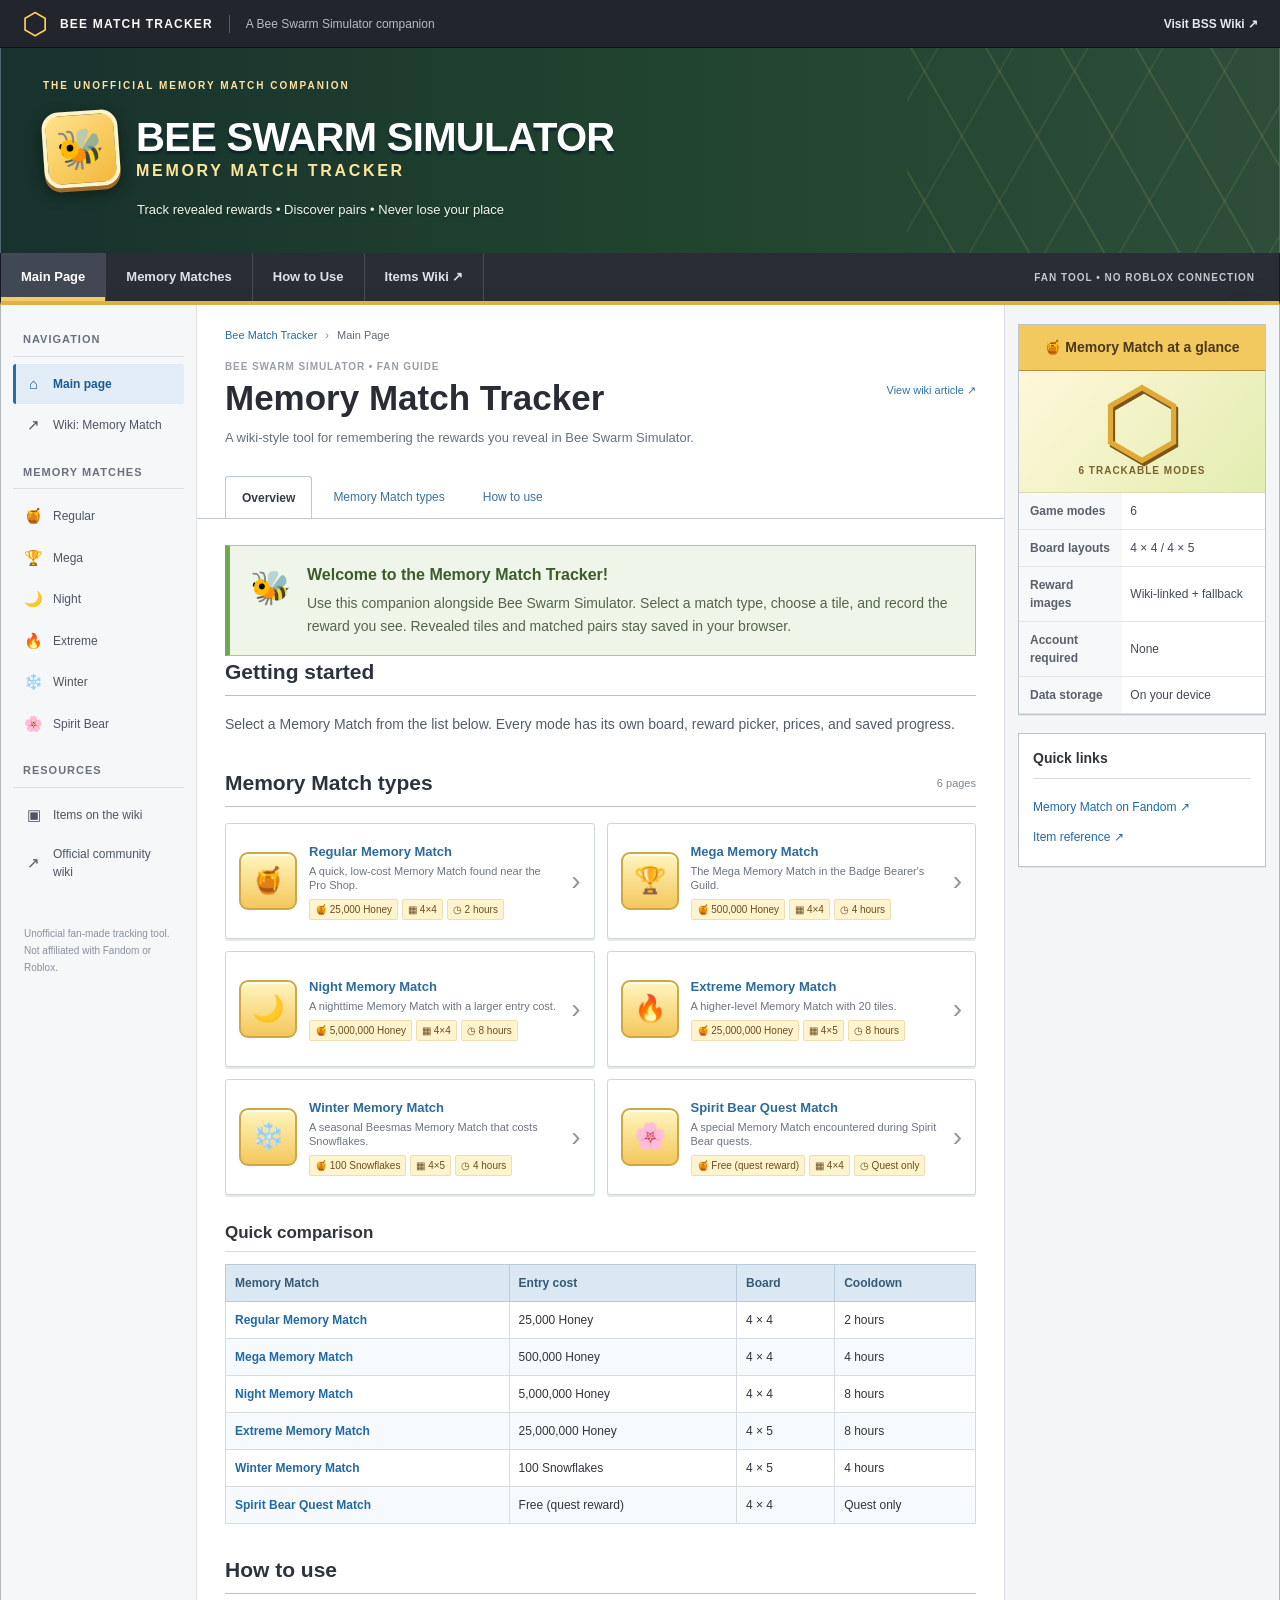
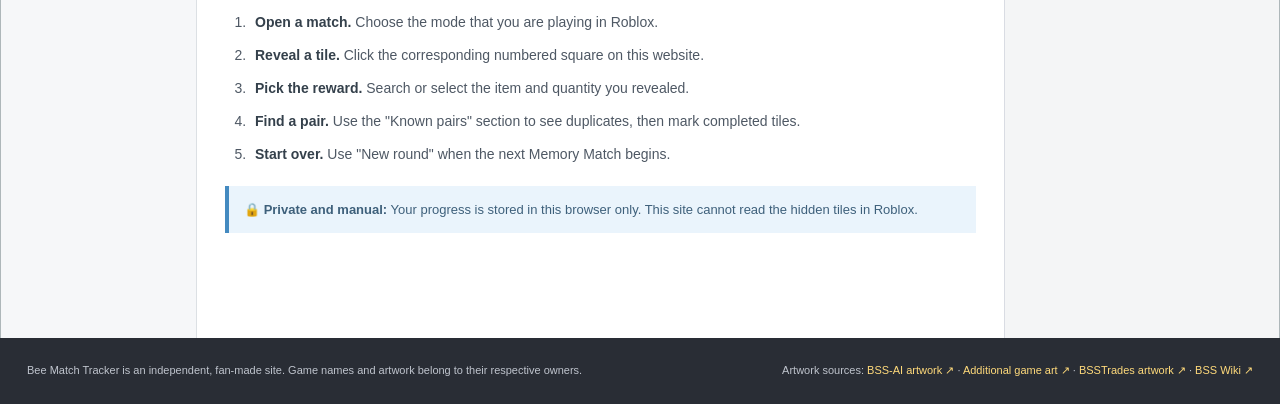
<file: index.html>
<!doctype html>
<html lang="en">
<head>
<meta charset="utf-8">
<meta name="viewport" content="width=device-width,initial-scale=1">
<meta name="theme-color" content="#22252b">
<meta name="description" content="Track rewards and find pairs in six Bee Swarm Simulator Memory Match modes.">
<title>Bee Match Tracker | Memory Match Companion</title>
<link rel="icon" type="image/svg+xml" href="./favicon.svg">
<link rel="stylesheet" href="./style.css">
</head>
<body data-mode="home" data-root="./"><div id="app"></div><script src="./app.js" defer></script></body>
</html>
</file>
<file: style.css>
/* Bee Match Tracker — wiki-inspired, independent fan UI */
:root {
  --ink:#31343b; --muted:#686d78; --line:#d9dce2; --paper:#fff;
  --page:#edf0f3; --nav:#292d36; --blue:#2269a4; --blue-dark:#175285;
  --gold:#f8ce61; --gold-dark:#d39a29; --green:#5b963f;
  --soft-gold:#fff7dc; --soft-green:#eff8e9;
  font-family:Arial,"Helvetica Neue",Helvetica,sans-serif;
  background:#20272e;color:var(--ink);
}
*{box-sizing:border-box}
html{scroll-behavior:smooth}
body{margin:0;min-width:320px;background:#d0dfad;color:var(--ink);font-size:14px;line-height:1.5}
button,input{font:inherit}
button{cursor:pointer}
a{color:var(--blue);text-decoration:none}
a:hover{text-decoration:underline}
button:focus-visible,a:focus-visible,input:focus-visible{outline:3px solid #2c93d5;outline-offset:2px}
.fandom-bar{height:48px;background:#22252b;color:#f7f7f9;border-bottom:1px solid #101216}
.fandom-inner{max-width:1352px;margin:auto;display:flex;align-items:center;gap:12px;height:100%;padding:0 22px;font-size:12px}
.fandom-inner strong{letter-spacing:1.2px;font-size:12px}
.fandom-inner a{margin-left:auto;color:#e4e8ef;font-weight:bold}
.fandom-inner a:hover{color:var(--gold)}
.global-caption{color:#b9bbc4}
.global-divider{width:1px;height:18px;background:#545964;margin:0 4px}
.mini-hex{color:#ffcf5a;font-size:30px;line-height:1}
.site-masthead{
 position:relative;isolation:isolate;overflow:hidden;
 height:205px;max-width:1352px;margin:0 auto;
 background-color:#406842;
 background-image:linear-gradient(90deg,rgba(18,42,42,.88),rgba(12,44,34,.61) 51%,rgba(17,38,45,.40)),
 url("https://static.wikia.nocookie.net/bee-swarm-simulator/images/5/50/Wiki-background/revision/latest?cb=20200418002619");
 background-size:cover;background-position:center 42%;
 border-left:1px solid #4f6872;border-right:1px solid #4f6872;
}
.site-masthead:after{
 content:"";position:absolute;right:-3%;top:-100px;width:410px;height:420px;
 background-image:repeating-linear-gradient(60deg,transparent 0 32px,#ffdc7930 33px 34px,transparent 35px 65px),
 repeating-linear-gradient(-60deg,transparent 0 32px,#ffdc791f 33px 34px,transparent 35px 65px);
 opacity:.6;pointer-events:none
}
.masthead-copy{position:relative;z-index:1;padding:30px 42px;color:white;max-width:900px}
.masthead-eyebrow{font-size:10px;letter-spacing:2px;font-weight:800;color:#ffe2a0;margin-bottom:18px}
.masthead-title{display:flex;align-items:center;gap:17px}
.masthead-badge{display:grid;place-items:center;width:76px;height:76px;flex-shrink:0;font-size:39px;background:linear-gradient(140deg,#ffe38c,#f2b83a);border:4px solid #fff4c8;border-radius:17px;box-shadow:0 4px 0 #a16a28,0 6px 16px #0007;transform:rotate(-4deg)}
.masthead-title>div{display:flex;flex-direction:column;gap:1px;min-width:0}
.masthead-title strong{font-size:clamp(22px,3.5vw,40px);letter-spacing:-.7px;color:#fff;text-shadow:0 3px 2px #0a222cdd;font-weight:900;line-height:1.05}
.masthead-title span:not(.masthead-badge){color:#ffe59a;letter-spacing:2.7px;font-weight:800;font-size:clamp(12px,1.6vw,16px)}
.masthead-copy p{margin:13px 0 0 94px;color:#f4f4e9;text-shadow:0 2px 2px #14302b;font-size:13px}
.wiki-topnav{max-width:1352px;margin:0 auto;background:var(--nav);color:#fff;min-height:52px;display:flex;justify-content:space-between;align-items:center;border-bottom:4px solid #e7b949;border-left:1px solid #171a20;border-right:1px solid #171a20}
.topnav-links{display:flex;align-items:stretch;min-height:48px;flex-wrap:wrap}
.topnav-links a{display:flex;align-items:center;padding:0 20px;color:#dfe1e8;border-right:1px solid #454a53;font-size:13px;font-weight:bold}
.topnav-links a:hover,.topnav-links a.current{background:#424853;color:white;text-decoration:none}
.topnav-links a.current{box-shadow:inset 0 -4px #f3cd63}
.nav-tag{font-size:10px;color:#c7c8cc;letter-spacing:1px;margin-right:24px;font-weight:700}
.wiki-layout{display:grid;grid-template-columns:196px minmax(0,1fr) 275px;align-items:stretch;max-width:1352px;min-height:770px;margin:0 auto;background:white;border-left:1px solid #aeb7ba;border-right:1px solid #aeb7ba;box-shadow:0 12px 34px #13231840}
.wiki-sidebar{padding:25px 12px 30px;background:#f6f7f9;border-right:1px solid #dce0e4}
.sidebar-heading{font-size:11px;font-weight:800;color:#69717c;letter-spacing:1px;text-transform:uppercase;padding:17px 10px 8px;border-bottom:1px solid #dcdfe4;margin-bottom:7px}
.sidebar-heading:first-child{padding-top:1px}
.sidebar-link{display:flex;gap:9px;align-items:center;padding:9px 10px;color:#4d5560;border-radius:3px;font-size:12px;margin:1px 0}
.sidebar-link:hover{background:#e7edf3;color:#195787;text-decoration:none}
.sidebar-link.is-active{background:#e3edf7;color:#195b92;font-weight:bold;border-left:3px solid #236fab;padding-left:7px}
.nav-icon{width:21px;flex:0 0 21px;text-align:center;font-size:15px}
.sidebar-footer{font-size:10px;color:#89909c;margin:35px 11px 0;line-height:1.7}
.wiki-article{padding:22px 28px 75px;min-width:0;background:#fff}
.article-breadcrumb{color:#7c8591;font-size:11px;display:flex;flex-wrap:wrap;align-items:center;gap:8px;margin-bottom:15px}
.article-breadcrumb a{color:#286f9b}
.article-breadcrumb b{color:#656c76;font-weight:normal}
.article-title-row{display:flex;align-items:start;justify-content:space-between;gap:16px}
.article-label{color:#999ea7;font-size:10px;font-weight:700;letter-spacing:.9px;text-transform:uppercase;margin-bottom:4px}
.article-title-row h1{font-size:clamp(25px,3vw,35px);color:#292c34;line-height:1.17;font-weight:700;margin:0 0 10px}
.article-subtitle{font-size:13px;color:#65707c;line-height:1.6;margin:0 0 10px}
.wiki-outlink{font-size:11px;white-space:nowrap;margin-top:23px;color:#3473a4}
.article-tabs{display:flex;align-items:end;border-bottom:1px solid #bac8d4;gap:4px;margin:16px -28px 26px;padding:0 28px;overflow-x:auto}
.article-tabs a{display:inline-flex;align-items:center;white-space:nowrap;color:#3973a0;font-size:12px;padding:12px 16px;border:1px solid transparent;border-bottom:0}
.article-tabs a:hover{background:#f1f6fa;text-decoration:none}
.article-tabs a.active{background:white;color:#343c45;border-color:#bac8d4;font-weight:bold;border-radius:3px 3px 0 0;transform:translateY(1px)}
.wiki-section{margin:18px 0 30px;scroll-margin-top:22px}
.wiki-section>p{color:#525b66;line-height:1.8}
.section-heading{display:flex;align-items:center;justify-content:space-between;gap:12px;border-bottom:1px solid #b9bec5;margin-bottom:16px;padding-bottom:7px}
.section-heading h2{font-size:21px;font-weight:600;color:#2c333c;margin:0}
.section-heading span{font-size:11px;color:#7c8590}
.subheading{font-size:17px;margin:25px 0 12px;border-bottom:1px solid #d8dce2;padding-bottom:6px}
.welcome{display:flex;align-items:start;gap:16px;background:#eff6e9;border:1px solid #aac88f;border-left:5px solid #70a754;padding:17px 20px}
.welcome-icon{font-size:33px}
.welcome strong{font-size:16px;color:#3e5b2c}
.welcome p{margin:5px 0 0;color:#546448;line-height:1.65}
.mode-list{display:grid;grid-template-columns:repeat(2,minmax(0,1fr));gap:12px}
.mode-entry{display:flex;gap:12px;align-items:center;background:#fff;border:1px solid #cdd6df;border-radius:3px;padding:13px;box-shadow:0 2px 0 #e5e8ed;min-height:116px;transition:background .12s,border-color .12s}
.mode-entry:hover{background:#f7fbfd;border-color:#79abd0;text-decoration:none}
.mode-entry-image{width:58px;height:58px;display:grid;place-items:center;flex-shrink:0;background:linear-gradient(#fff5bf,#f4c75b);border:2px solid #d0a747;border-radius:9px;box-shadow:inset 0 2px 0 #fffdf3}
.mode-entry-image span{font-size:26px}
.mode-entry-copy{display:flex;flex-direction:column;min-width:0;gap:3px;flex:1}
.mode-entry-copy b{color:#2d6b9c;font-size:13px}
.mode-entry-copy small{color:#6d7480;font-size:11px;line-height:1.3}
.mode-meta{display:flex;flex-wrap:wrap;gap:4px;margin-top:3px}
.mode-meta span{font-size:10px;color:#6c4c1e;background:#fff4ce;border:1px solid #f1deb0;padding:2px 5px;border-radius:2px}
.entry-arrow{color:#8b969d;font-size:28px}
.table-scroll{overflow-x:auto}
.wiki-data-table{width:100%;border-collapse:collapse;font-size:12px;min-width:425px}
.wiki-data-table th{background:#dae8f4;color:#355a74;border:1px solid #b8cbdc;padding:9px;text-align:left}
.wiki-data-table td{border:1px solid #d5dce3;padding:9px;background:#fff}
.wiki-data-table tr:nth-child(even) td{background:#f7fafc}
.wiki-data-table a{font-weight:600}
.how-list{padding-left:25px;margin:15px 0 18px;color:#4e5864;line-height:1.8}
.how-list li{margin-bottom:8px;padding-left:5px}
.how-list strong{color:#34404b}
.notice{background:#eaf4fc;border-left:4px solid #448ac0;padding:13px 15px;color:#3e607b;margin:16px 0;font-size:13px;line-height:1.65}
.notice-honey{background:#fff7dc;border-color:#dfab3d;color:#725222}
.right-sidebar{background:#f4f5f6;border-left:1px solid #d9dce3;padding:19px 13px 40px;min-width:0}
.infobox,.rail-panel{background:#fff;border:1px solid #bcc4cc;margin:0 0 18px;box-shadow:0 1px 0 #e4e8eb}
.infobox h2{margin:0;background:#f2c95f;color:#4a3718;text-align:center;font-size:14px;font-weight:800;padding:12px 9px;border-bottom:1px solid #b78f33}
.infobox-graphic{background:linear-gradient(130deg,#fff7d9,#e2edb1);min-height:122px;display:flex;flex-direction:column;align-items:center;justify-content:center;gap:3px;border-bottom:1px solid #e2d8af}
.honeycomb-mark{line-height:.8;color:#dfaa35;text-shadow:2px 3px #7e5318;font-size:94px}
.infobox-graphic>span{font-size:10px;letter-spacing:1px;font-weight:800;color:#78632d}
.info-table{border-collapse:collapse;width:100%;font-size:12px}
.info-table tr{border-bottom:1px solid #e1e4e8}
.info-table th{width:42%;text-align:left;padding:9px 8px 9px 11px;color:#5a606b;background:#f7f8fa;vertical-align:top;font-weight:700}
.info-table td{padding:9px 8px;color:#424957;overflow-wrap:anywhere}
.infobox-note{font-size:11px;color:#7e838b;padding:0 12px 11px;line-height:1.5}
.rail-panel{padding:14px}
.rail-panel h3{font-size:14px;margin:0 0 13px;padding:0 0 9px;border-bottom:1px solid #d7dce3}
.rail-panel>a{display:block;padding:6px 0;font-size:12px}
.board-heading{margin-top:24px}
.progress-row{display:flex;gap:13px;justify-content:space-between;align-items:center;flex-wrap:wrap;font-size:12px;color:#5b6470;margin:14px 0 10px}
.progress-row strong{color:#272e37}
.save-label{display:flex;align-items:center;gap:6px;color:#5c8e42}
.save-dot{display:inline-block;width:8px;height:8px;border-radius:50%;background:#69a84b}
.progress-track{height:7px;background:#e4e8e9;border-radius:7px;overflow:hidden;margin-bottom:14px}
.progress-track span{display:block;width:0;height:100%;background:linear-gradient(90deg,#83b464,#5b963f);transition:width .2s}
.board-frame{background:#eaf1d9;border:1px solid #b6c8a7;padding:15px;border-radius:3px}
.board-instructions{display:flex;justify-content:center;flex-wrap:wrap;gap:8px 18px;color:#647d52;text-align:center;font-size:11px;font-weight:700;margin-bottom:15px}
.memory-grid{display:grid;grid-template-columns:repeat(4,minmax(0,1fr));gap:10px}
.memory-tile{
 appearance:none;position:relative;aspect-ratio:1/1;background:linear-gradient(145deg,#f9e6a8 0%,#eabc59 65%,#d6a23e 100%);
 border:2px solid #ab7c33;color:#65461f;border-radius:4px;min-width:0;padding:8px 5px;
 display:flex;align-items:center;justify-content:center;gap:3px;flex-direction:column;
 box-shadow:inset 0 2px 0 #fff8d9,0 2px 1px #ad985eaa;transition:transform .1s,border-color .1s,background .1s
}
.memory-tile:hover{border-color:#588d3b;transform:translateY(-1px)}
.memory-tile.tile-selected{border:3px solid #277eab;outline:3px solid #80bdde;outline-offset:0}
.memory-tile.tile-revealed{background:#fffef6;border-color:#b3ae96}
.memory-tile.tile-matched{background:#deefce;border-color:#61a053}
.tile-number{position:absolute;left:6px;top:3px;font-size:11px;font-weight:800;color:#80602e}
.tile-question{font-size:clamp(30px,5vw,57px);line-height:1;color:#ae771c;font-family:Georgia,serif;font-weight:bold;text-shadow:0 2px #fff1bd}
.tile-reward-image{width:min(68%,82px);height:62%;object-fit:contain;min-width:0;display:block}
.tile-reward-name{font-weight:700;line-height:1.14;font-size:clamp(9px,1.2vw,12px);color:#514c3e;text-align:center;overflow-wrap:anywhere}
.tile-check{position:absolute;right:3px;top:2px;color:#24763e;font-size:13px;font-weight:bold}
.btn{border:1px solid #aeb8c1;border-radius:3px;background:linear-gradient(#fff,#edf0f3);color:#414c56;min-height:32px;padding:6px 11px;font-size:12px;font-weight:bold}
.btn:hover{filter:brightness(.97)}
.btn:disabled{opacity:.45;cursor:not-allowed}
.btn-gold{background:linear-gradient(#ffde79,#f1bc47);border-color:#bd8a29;color:#51390f}
.btn-green{background:linear-gradient(#91c96b,#5fa23a);border-color:#548b35;color:white;text-shadow:0 1px #44752b}
.btn-outline{background:white;color:#3976a0;border-color:#b7cad8}
.reward-editor{padding:13px}
.editor-hint{color:#727984;font-size:12px;margin:0 0 10px}
.editor-hint strong{color:#2c6390}
.selected-preview{display:flex;align-items:center;gap:9px;min-height:66px;background:#f9f9f3;border:1px solid #e1dec8;padding:8px;margin-bottom:12px}
.selected-preview strong{display:block;font-size:12px;color:#42494e}
.selected-preview span{font-size:11px;color:#7a7e83}
.preview-image{width:58px;height:58px;object-fit:contain;display:block}
.no-preview{font-style:italic}
.input-label{display:block;font-size:11px;font-weight:700;color:#616a73;margin:12px 0 5px}
.reward-editor input{width:100%;padding:9px 10px;border-radius:2px;border:1px solid #aab7c2;background:#fff;color:#30343a;font-size:12px;min-width:0}
.reward-editor input:focus{outline:2px solid #92b7d2;border-color:#4488b7}
.reward-options{display:grid;grid-template-columns:repeat(2,minmax(0,1fr));gap:8px;max-height:390px;overflow-y:auto;padding:4px 1px 2px 0;margin:10px 0 17px}
 .reward-choice{appearance:none;background:#fff;border:1px solid #c7d0d9;border-radius:5px;min-height:116px;color:#444b54;display:flex;flex-direction:column;align-items:center;justify-content:center;gap:8px;padding:8px 6px;font-size:12px;line-height:1.15;overflow-wrap:anywhere}
.reward-choice:hover,.reward-choice.chosen{background:#f0f7e9;border-color:#70a553}
.choice-image{height:64px;width:64px;max-width:100%;object-fit:contain;display:block;flex:0 0 64px}
.custom-reward-row{display:flex;gap:4px}
.custom-reward-row input{flex:1;width:0}
.editor-buttons{display:flex;flex-wrap:wrap;gap:6px;margin-top:13px}
.editor-tip{font-size:11px;color:#7b848d;line-height:1.5;margin:13px 0 0}
.empty-choice{padding:18px 6px;color:#7f8690;font-size:12px;grid-column:1/-1}
.known-pairs{display:grid;gap:8px}
.pair-row{display:flex;align-items:center;gap:12px;background:#f5faef;border:1px solid #bcd4a3;padding:9px 12px}
.pair-icon{height:48px;width:48px;object-fit:contain;display:block}
.pair-row>div{flex:1;min-width:0}
.pair-row strong{display:block;color:#3f5634;font-size:13px}
.pair-row small{display:block;color:#7b8873;font-size:11px}
.pair-empty{background:#f4f7fa;border:1px dashed #cdd6de;color:#74818d;padding:20px;text-align:center;font-size:12px}
.related-modes{display:flex;flex-wrap:wrap;gap:8px}
.related-modes a{padding:7px 12px;background:#f4f8fc;border:1px solid #ccdce9;border-radius:3px;font-size:12px}
.mobile-editor-prompt{display:none}
.wiki-footer{max-width:1352px;display:flex;justify-content:space-between;gap:10px 20px;margin:auto;background:#292d35;color:#bfc4cd;padding:24px 27px;font-size:11px;line-height:1.6}
.wiki-footer a{color:#ffda7b}
@media(max-width:1150px){
  .wiki-layout{grid-template-columns:166px minmax(0,1fr) 250px}
  .wiki-article{padding-left:20px;padding-right:20px}
  .article-tabs{margin-left:-20px;margin-right:-20px;padding-left:20px}
  .mode-list{grid-template-columns:1fr}
  .nav-tag{display:none}
}
@media(max-width:960px){
 .wiki-layout{grid-template-columns:168px minmax(0,1fr)}
 .right-sidebar{grid-column:2;grid-row:2;display:grid;grid-template-columns:repeat(2,minmax(0,1fr));gap:12px;align-content:start;border-left:0;border-top:1px solid #d9dce3}
 .right-sidebar>*{margin:0}
 .right-sidebar .reward-editor{grid-column:1/-1}
 .wiki-sidebar{grid-row:1 / span 2}
 .mode-list{grid-template-columns:repeat(2,minmax(0,1fr))}
 .mobile-editor-prompt{display:block;font-size:12px;color:#637952;margin-top:13px}
}
@media(max-width:700px){
 .fandom-inner{padding:0 14px;gap:8px}
 .global-divider,.global-caption{display:none}
 .fandom-inner a{font-size:11px}
 .site-masthead{height:170px}
 .masthead-copy{padding:26px 18px}
 .masthead-badge{width:52px;height:52px;font-size:28px;border-width:3px}
 .masthead-eyebrow{font-size:9px;margin-bottom:13px}
 .masthead-title{gap:10px}
 .masthead-title strong{font-size:clamp(18px,5vw,28px)}
 .masthead-title span:not(.masthead-badge){letter-spacing:1.3px;font-size:11px}
 .masthead-copy p{margin:9px 0 0 65px;font-size:11px}
 .wiki-topnav{min-height:46px}
 .topnav-links{flex-wrap:nowrap;overflow-x:auto;min-height:46px;width:100%}
 .topnav-links a{flex-shrink:0;padding:0 12px;font-size:11px}
 .wiki-layout{display:block}
 .wiki-sidebar{display:flex;align-items:center;gap:4px;overflow-x:auto;padding:7px 11px;border-right:0;border-bottom:1px solid #dce0e4}
 .wiki-sidebar .sidebar-heading,.wiki-sidebar .sidebar-footer{display:none}
 .sidebar-link{white-space:nowrap;flex-shrink:0;padding:6px 9px;border:1px solid #e0e5e9;margin:0;font-size:11px}
 .sidebar-link.is-active{padding-left:9px;border-left:1px solid #e0e5e9;border-bottom:3px solid #236fab}
 .wiki-article{padding:20px 14px 35px}
 .article-title-row{display:block}
 .wiki-outlink{display:inline-block;margin:4px 0 0}
 .article-tabs{margin:15px -14px 22px;padding-left:14px;padding-right:14px}
 .article-tabs a{padding:11px 12px;font-size:11px}
 .section-heading h2{font-size:19px}
 .mode-list{grid-template-columns:1fr}
 .right-sidebar{display:block;padding:12px 14px 20px;border-left:0}
 .right-sidebar>*{margin-bottom:14px}
 .board-frame{padding:8px}
 .memory-grid{gap:6px}
 .memory-tile{padding:4px 2px}
 .tile-reward-image{width:65%;height:54%}
 .tile-reward-name{font-size:9px}
 .tile-number{font-size:9px}
 .wiki-footer{display:block;padding:19px}
 .wiki-footer span{display:block;margin-bottom:6px}
}
@media(max-width:390px){
 .fandom-inner strong{font-size:10px}
 .masthead-copy{padding-top:22px}
 .masthead-title strong{font-size:17px}
 .memory-tile{border-width:1px}
 .board-instructions{font-size:10px;gap:5px}
 .mode-entry{padding:10px;gap:8px}
 .mode-entry-image{width:47px;height:47px}
 .mode-meta{gap:2px}
 .mode-meta span{font-size:9px}
}
@media(prefers-reduced-motion:reduce){
 html{scroll-behavior:auto}
 .memory-tile{transition:none}
}

/* Show the actual transparent item artwork at a readable size. */
.reward-choice img,.memory-tile img,.selected-preview img,.pair-row img{color:transparent;font-size:0;line-height:0}
.reward-choice{box-shadow:0 1px 0 #e3e7ed}
.reward-choice.chosen{box-shadow:inset 0 0 0 2px #8bad77}
@media(max-width:390px){.choice-image{height:56px;width:56px;flex-basis:56px}.reward-choice{min-height:104px}}


/* In-game inspired Memory Match modal — preserves the existing wiki layout */
.match-game{width:100%;margin:8px auto 0;}
.match-game-stage{display:flex;align-items:center;justify-content:center;max-width:700px;margin:0 auto;isolation:isolate;}
.match-game-side{
  flex:0 0 106px;min-width:0;align-self:center;
  display:flex;align-items:center;flex-direction:column;
  padding:14px 6px 15px;
  margin-right:-6px;
  border-radius:23px 0 0 23px;
  background:#efcd4d;color:#523914;
}
.match-game-chance-label{font-size:clamp(15px,2vw,23px);line-height:1.05;font-weight:800;letter-spacing:-.5px;}
.match-game-chances{font-size:44px;line-height:1.03;font-weight:800;margin:5px 0 7px;}
.match-game-badges-label{font-size:10px;line-height:1.15;font-weight:800;text-align:center;margin-bottom:9px;}
.match-game-badges{display:flex;flex-direction:column;gap:7px;align-items:center;}
.match-game-badge{
  height:43px;width:43px;border-radius:50%;
  background:radial-gradient(circle at 30% 25%,#56865b,#294c35 73%);
  border:3px solid #152c1c;
  display:flex;align-items:center;justify-content:center;
  position:relative;color:#fff;box-shadow:0 2px 1px #5c672841;
}
.match-game-badge>span{font-size:23px;line-height:1;}
.match-game-badge small{position:absolute;bottom:-5px;left:50%;transform:translateX(-50%);font-size:10px;color:#f5cf58;background:#1d271d;border-radius:10px;padding:0 3px;line-height:1.25;}
.match-game-face{
  flex:1;min-width:0;position:relative;z-index:1;
  padding:5px clamp(10px,2.2vw,19px) clamp(16px,2.5vw,25px);
  border-radius:24px;
  background:#efcd4d;
}
.match-game-heading{color:#503914;text-align:center;font-size:clamp(23px,3vw,37px);font-weight:800;line-height:1.2;margin:0 0 10px;letter-spacing:-1px;}
.match-game .memory-grid{display:grid;width:100%;gap:clamp(6px,1.1vw,12px);}
.match-game .memory-grid--wide{grid-template-columns:repeat(5,minmax(0,1fr));}
.match-game .memory-grid--regular{grid-template-columns:repeat(4,minmax(0,1fr));}
.match-game .memory-tile{
  aspect-ratio:1/1;min-width:0;min-height:0;position:relative;
  background:#b78a43;border:0;border-radius:clamp(10px,1.4vw,16px);
  box-shadow:none;padding:5px 3px;display:flex;flex-direction:column;align-items:center;justify-content:center;gap:2px;
  transform:none;transition:background .12s,box-shadow .12s;
}
.match-game .memory-tile:hover{background:#c29650;border:0;box-shadow:inset 0 0 0 2px #f9e3a4;transform:none;}
.match-game .memory-tile.tile-selected{background:#b78a43;border:0;outline:none;box-shadow:inset 0 0 0 2px #fff2b9;}
.match-game .memory-tile.tile-revealed{background:#fff1bc;border:0;}
.match-game .memory-tile.tile-matched{background:#d7e8b6;border:0;}
.match-game .tile-question{display:none;}
.match-game .tile-number{opacity:0;top:4px;left:6px;color:#5d421a;font-size:10px;}
.match-game .memory-tile:hover .tile-number,
.match-game .memory-tile.tile-selected .tile-number,
.match-game .memory-tile.tile-revealed .tile-number{opacity:.75;}
.match-game .tile-reward-image{width:65%;height:60%;max-height:52px;object-fit:contain;}
.match-game .tile-reward-name{font-size:clamp(8px,1vw,11px);color:#503916;line-height:1.1;}
.match-game .tile-check{color:#2f7f43;}
.match-game-help{max-width:700px;margin:10px auto 0;color:#69747e;text-align:center;font-size:11px;line-height:1.5;}
@media(max-width:600px){
  .match-game-side{flex-basis:75px;padding:10px 4px;border-radius:16px 0 0 16px;margin-right:-4px;}
  .match-game-chance-label{font-size:14px;}
  .match-game-chances{font-size:30px;margin:5px 0;}
  .match-game-badges-label{font-size:8px;}
  .match-game-badge{width:33px;height:33px;border-width:2px;}
  .match-game-badge>span{font-size:18px;}
  .match-game-badge small{font-size:8px;}
  .match-game-face{border-radius:17px;padding:7px 8px 12px;}
  .match-game-heading{font-size:clamp(17px,5.2vw,27px);margin-bottom:7px;}
  .match-game .memory-grid{gap:5px;}
  .match-game .memory-tile{border-radius:9px;padding:2px;}
  .match-game .tile-reward-name{font-size:8px;}
  .match-game .tile-reward-image{width:80%;max-height:35px;}
}
</file>
